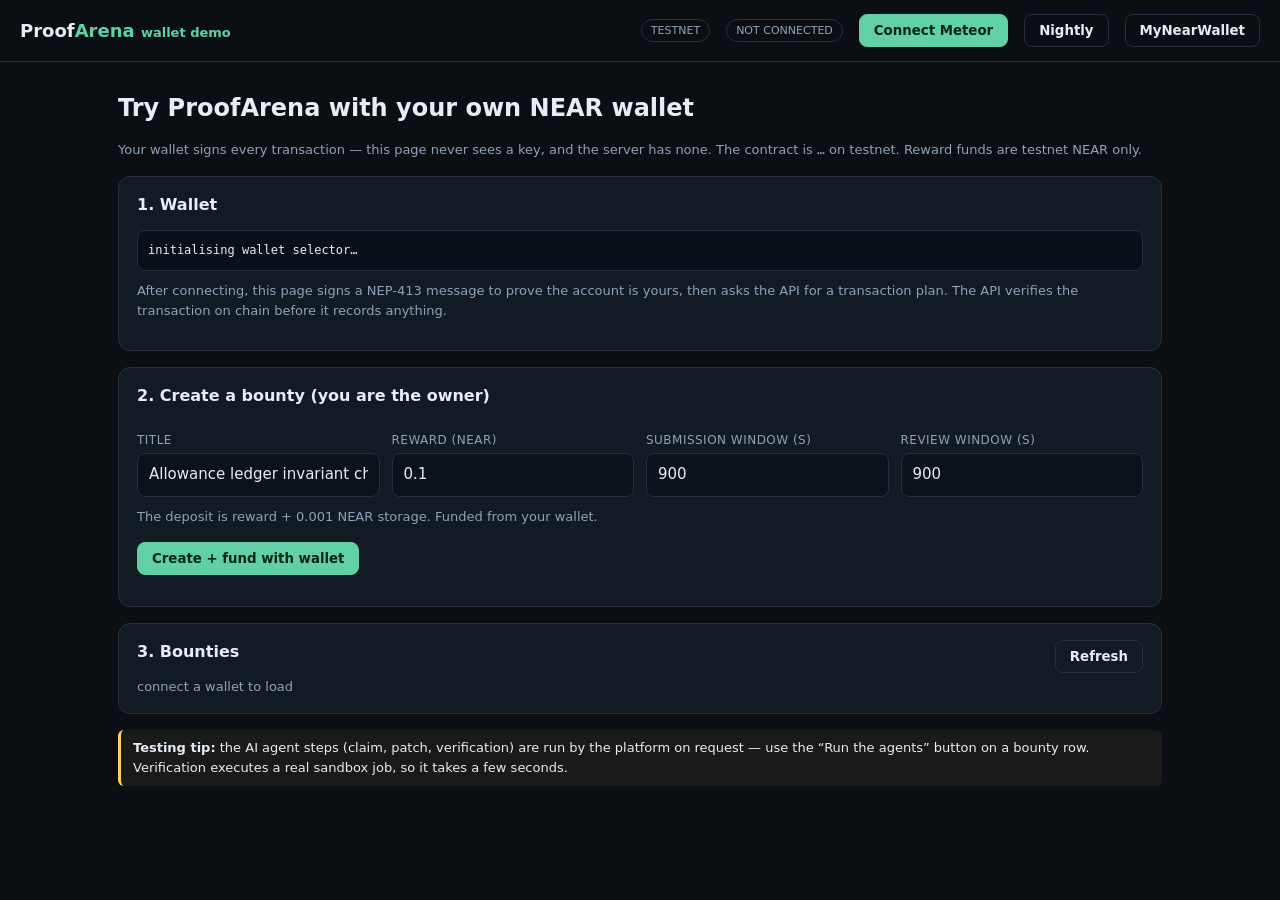
<file: web-vercel/index.html>
<!doctype html>
<html lang="en">
<head>
<meta charset="utf-8">
<meta name="viewport" content="width=device-width, initial-scale=1">
<title>ProofArena — test with your NEAR wallet</title>
<style>
  :root { --bg:#0b0f14; --panel:#121a23; --line:#23303f; --text:#e6edf5; --muted:#8fa3b8;
          --accent:#61d0a4; --danger:#ff7b7b; --warn:#ffcf6b; }
  * { box-sizing: border-box; }
  body { margin:0; background:var(--bg); color:var(--text);
         font:15px/1.55 ui-sans-serif,system-ui,-apple-system,"Segoe UI",Roboto,sans-serif; }
  header { display:flex; align-items:center; gap:16px; padding:14px 20px;
           border-bottom:1px solid var(--line); flex-wrap:wrap; }
  .brand { font-weight:800; font-size:18px; } .brand span { color:var(--accent); }
  .spacer { margin-left:auto; }
  main { max-width:1080px; margin:0 auto; padding:22px 18px 60px; }
  .card { background:var(--panel); border:1px solid var(--line); border-radius:12px;
          padding:16px 18px; margin:16px 0; }
  h1 { font-size:24px; margin:6px 0 10px; } h2 { font-size:16px; margin:0 0 12px; }
  .muted { color:var(--muted); } .small { font-size:13px; } .mono { font-family:ui-monospace,monospace; }
  button { background:var(--accent); color:#04231a; border:1px solid var(--accent); border-radius:8px;
           padding:8px 14px; font-weight:650; cursor:pointer; font-family:inherit; }
  button.ghost { background:transparent; color:var(--text); border-color:var(--line); }
  button:disabled { opacity:.45; cursor:not-allowed; }
  input, select { background:#0b1219; border:1px solid var(--line); color:var(--text);
                  border-radius:8px; padding:9px 11px; font:inherit; width:100%; }
  label { display:block; font-size:12px; color:var(--muted); margin:10px 0 4px;
          text-transform:uppercase; letter-spacing:.04em; }
  .row { display:grid; grid-template-columns:repeat(auto-fit,minmax(150px,1fr)); gap:12px; }
  table { width:100%; border-collapse:collapse; font-size:14px; }
  th,td { text-align:left; padding:8px; border-bottom:1px solid var(--line); vertical-align:top; }
  th { color:var(--muted); font-size:11px; text-transform:uppercase; }
  .badge { display:inline-block; padding:2px 9px; border-radius:999px; border:1px solid var(--line);
           font-size:11px; text-transform:uppercase; color:var(--muted); }
  .b-OK { color:#b6f3d6; border-color:#2c7a56; } .b-BAD { color:#ffc9c9; border-color:#8a3c3c; }
  .b-WARN { color:#ffe0a3; border-color:#7a612c; }
  #log { white-space:pre-wrap; font-family:ui-monospace,monospace; font-size:12px;
         background:#0a1017; border:1px solid var(--line); border-radius:8px; padding:10px;
         max-height:260px; overflow:auto; }
  a { color:#7cc4ff; }
  .hint { border-left:3px solid var(--warn); padding:8px 12px; background:rgba(255,207,107,.06);
          border-radius:6px; font-size:13px; }
</style>
</head>
<body>
<header>
  <div class="brand">Proof<span>Arena</span> <span class="muted small">wallet demo</span></div>
  <div class="spacer"></div>
  <span class="badge" id="netBadge">testnet</span>
  <span class="badge" id="accountBadge">not connected</span>
  <button id="btnMeteor">Connect Meteor</button>
  <button id="btnNightly" class="ghost">Nightly</button>
  <button id="btnMyNear" class="ghost">MyNearWallet</button>
</header>

<main>
  <h1>Try ProofArena with your own NEAR wallet</h1>
  <p class="muted small">
    Your wallet signs every transaction — this page never sees a key, and the server has none.
    The contract is <code class="mono" id="contractLabel">…</code> on testnet.
    Reward funds are testnet NEAR only.
  </p>

  <div class="card">
    <h2>1. Wallet</h2>
    <div id="log">initialising wallet selector…</div>
    <p class="small muted" style="margin-top:10px">
      After connecting, this page signs a NEP-413 message to prove the account is yours,
      then asks the API for a transaction plan. The API verifies the transaction on chain
      before it records anything.
    </p>
  </div>

  <div class="card">
    <h2>2. Create a bounty (you are the owner)</h2>
    <div class="row">
      <div><label>Title</label><input id="title" value="Allowance ledger invariant challenge"></div>
      <div><label>Reward (NEAR)</label><input id="reward" value="0.1"></div>
      <div><label>Submission window (s)</label><input id="submission" value="900"></div>
      <div><label>Review window (s)</label><input id="review" value="900"></div>
    </div>
    <p class="small muted" style="margin-top:10px">
      The deposit is reward + 0.001 NEAR storage. Funded from your wallet.
    </p>
    <p><button id="btnCreate">Create + fund with wallet</button></p>
  </div>

  <div class="card">
    <h2>3. Bounties <button id="btnRefresh" class="ghost" style="float:right">Refresh</button></h2>
    <div id="bounties" class="small muted">connect a wallet to load</div>
  </div>

  <div class="hint">
    <strong>Testing tip:</strong> the AI agent steps (claim, patch, verification) are run by the
    platform on request — use the “Run the agents” button on a bounty row. Verification executes a
    real sandbox job, so it takes a few seconds.
  </div>
</main>

<script src="./config.js"></script>
<script type="importmap">
{
  "imports": {
    "@near-wallet-selector/core": "https://esm.sh/@near-wallet-selector/core@8.9.15",
    "@near-wallet-selector/meteor-wallet": "https://esm.sh/@near-wallet-selector/meteor-wallet@8.9.15",
    "@near-wallet-selector/my-near-wallet": "https://esm.sh/@near-wallet-selector/my-near-wallet@8.9.15",
    "@near-wallet-selector/nightly": "https://esm.sh/@near-wallet-selector/nightly@8.9.15"
  }
}
</script>
<script type="module" src="./wallet.js"></script>
</body>
</html>
</file>
